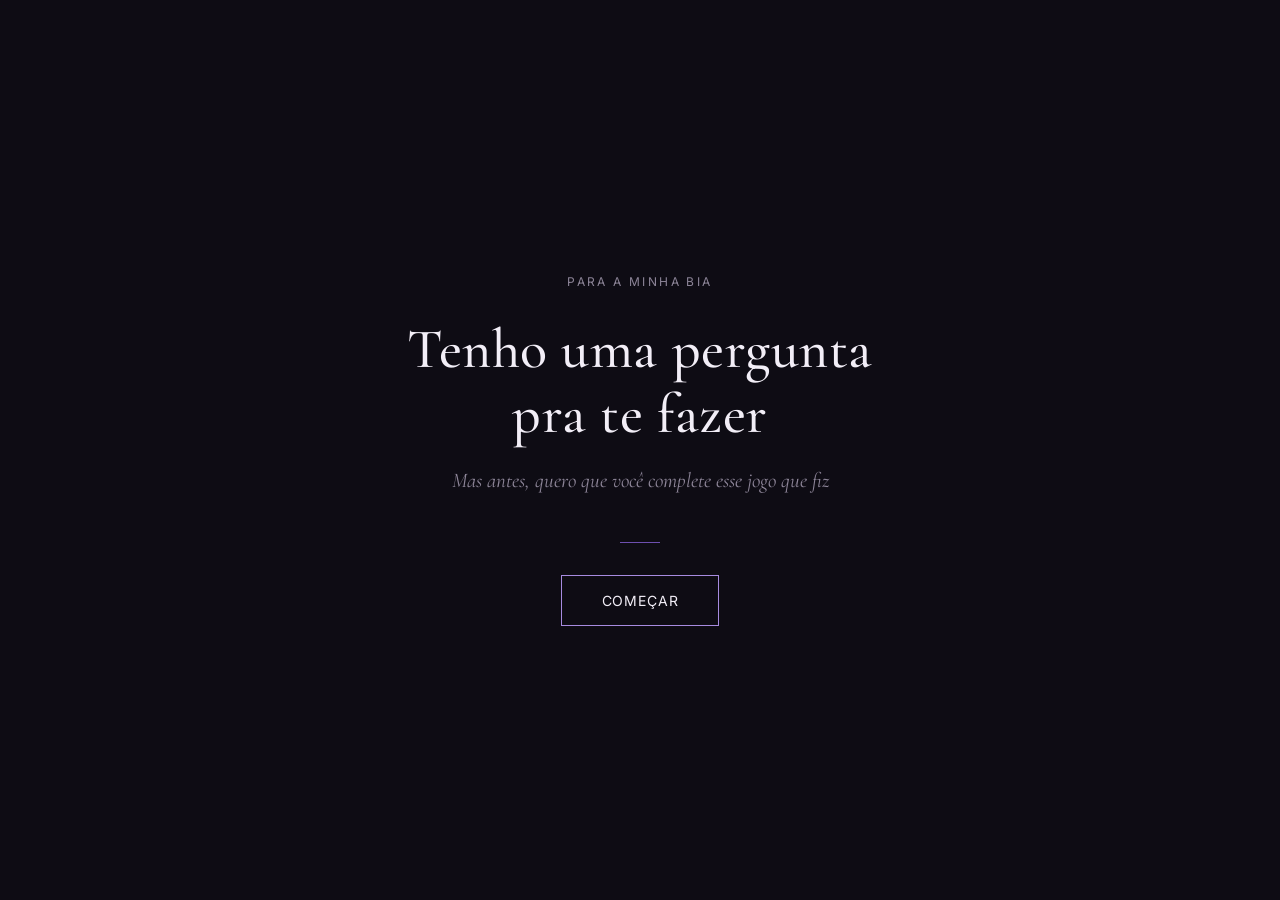
<file: index.html>
<!DOCTYPE html>
<html lang="pt-BR">
<head>
<meta charset="UTF-8">
<meta name="viewport" content="width=device-width, initial-scale=1.0, maximum-scale=1.0">
<title>uma pergunta</title>
<link rel="stylesheet" href="css/style.css">
</head>
<body>

  <div class="screen">
    <div class="eyebrow">para a minha bia</div>
    <h1>Tenho uma pergunta<br>pra te fazer</h1>
    <p class="lede">Mas antes, quero que você complete esse jogo que fiz</p>
    <div class="rule"></div>
    <a class="primary" href="pages/jogo.html">começar</a>
  </div>

</body>
</html>
</file>
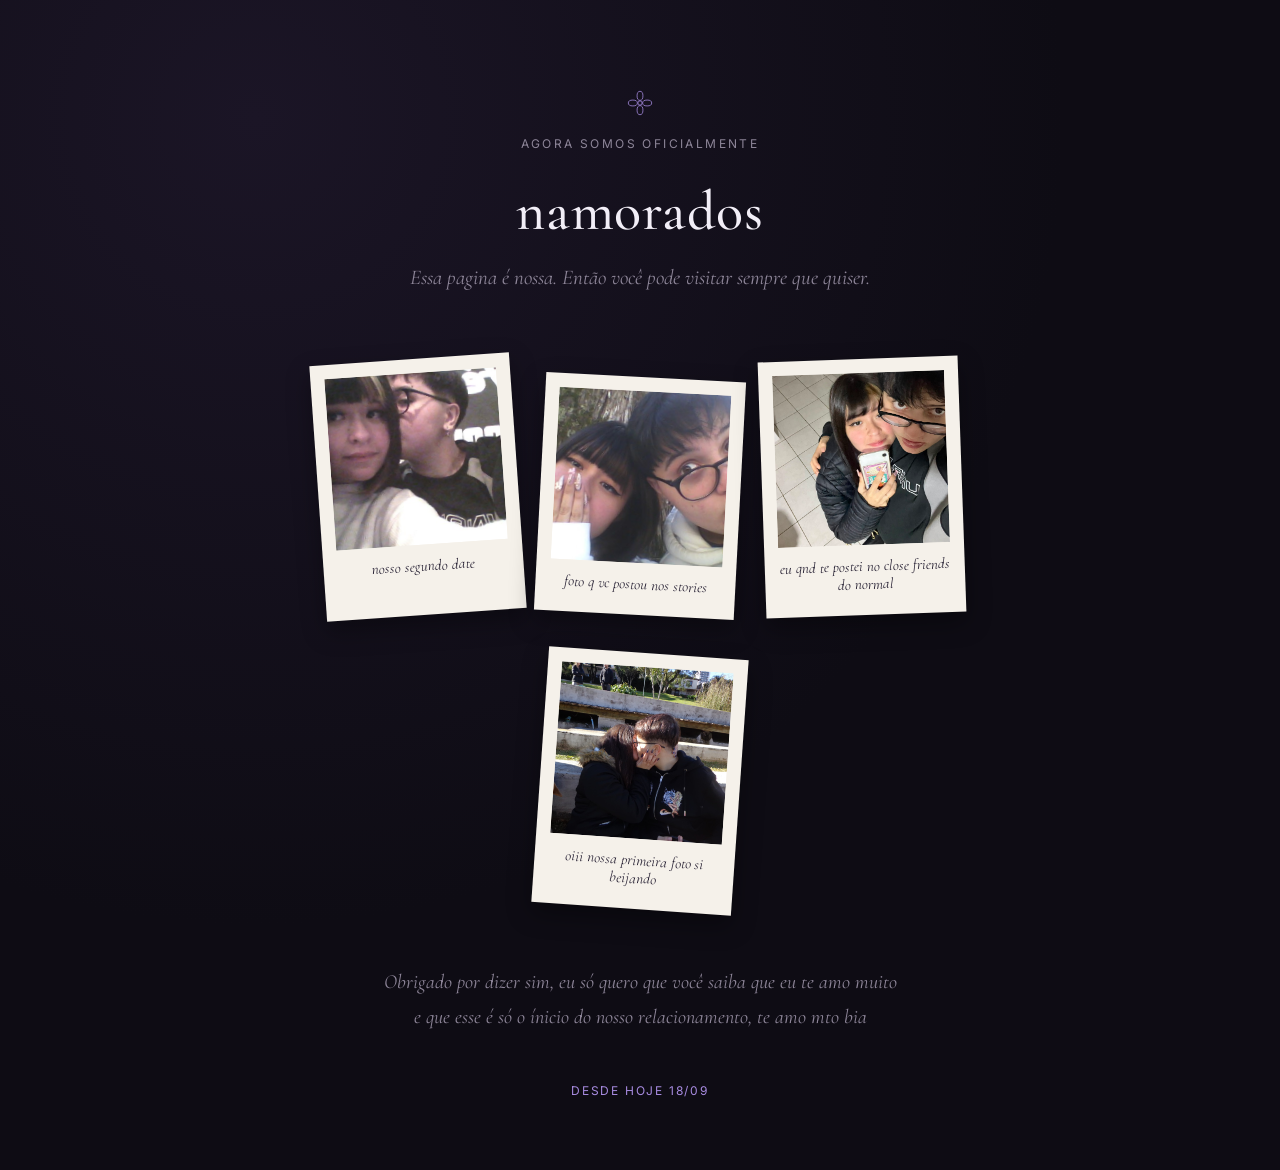
<file: pages/final.html>
<!DOCTYPE html>
<html lang="pt-BR">
<head>
<meta charset="UTF-8">
<meta name="viewport" content="width=device-width, initial-scale=1.0, maximum-scale=1.0">
<title>nós dois</title>
<link rel="stylesheet" href="../css/style.css">
<style>
  body{
    background: radial-gradient(circle at 20% 10%, #1B1526 0%, var(--bg) 55%);
  }
  .final-wrap{
    min-height: 100vh;
    padding: 10vh 6vw 8vh;
    display: flex;
    flex-direction: column;
    align-items: center;
    text-align: center;
  }
  .flower{
    width: 26px;
    height: 26px;
    color: var(--accent);
    margin: 0 auto 20px;
  }
  .gallery{
    display: flex;
    flex-wrap: wrap;
    justify-content: center;
    gap: 28px 22px;
    max-width: 720px;
    margin: 20px 0 56px;
  }
  .polaroid{
    background: var(--polaroid-bg);
    padding: 14px 14px 22px;
    width: 200px;
    box-shadow: 0 10px 24px rgba(0,0,0,0.35);
    transform: rotate(var(--tilt, 0deg));
  }
  .polaroid:nth-child(1){ --tilt: -4deg; }
  .polaroid:nth-child(2){ --tilt: 3deg; margin-top: 18px; }
  .polaroid:nth-child(3){ --tilt: -2deg; }
  .polaroid:nth-child(4){ --tilt: 4deg; margin-top: 10px; }

  .polaroid .photo{
    width: 100%;
    aspect-ratio: 1 / 1;
    background: #DCD5C6;
    display: flex;
    align-items: center;
    justify-content: center;
    overflow: hidden;
  }
  .polaroid .photo img{
    width: 100%;
    height: 100%;
    object-fit: cover;
    display: block;
  }
  .polaroid .photo .placeholder-text{
    font-family: 'Inter', sans-serif;
    font-size: 11px;
    color: #A69C88;
    letter-spacing: 0.05em;
  }
  .polaroid .caption{
    font-family: 'Cormorant Garamond', serif;
    font-style: italic;
    font-size: 15px;
    color: var(--polaroid-ink);
    margin-top: 12px;
  }

  .note{
    font-family: 'Cormorant Garamond', serif;
    font-size: clamp(17px, 2.4vw, 20px);
    font-style: italic;
    color: var(--muted);
    max-width: 520px;
    line-height: 1.75;
    margin: 0 0 8px;
  }

  .date-line{
    font-size: 12px;
    letter-spacing: 0.15em;
    text-transform: uppercase;
    color: var(--accent);
    margin-top: 40px;
  }
</style>
</head>
<body>

  <div class="final-wrap">
    <div class="flower">
      <svg viewBox="0 0 40 40" fill="none">
        <circle cx="20" cy="20" r="3.2" stroke="currentColor" stroke-width="1.2"/>
        <ellipse cx="20" cy="9" rx="4.5" ry="7" stroke="currentColor" stroke-width="1.2"/>
        <ellipse cx="20" cy="31" rx="4.5" ry="7" stroke="currentColor" stroke-width="1.2"/>
        <ellipse cx="9" cy="20" rx="7" ry="4.5" stroke="currentColor" stroke-width="1.2"/>
        <ellipse cx="31" cy="20" rx="7" ry="4.5" stroke="currentColor" stroke-width="1.2"/>
      </svg>
    </div>

    <div class="eyebrow">agora somos oficialmente</div>
    <h1>namorados</h1>
    <p class="lede">Essa pagina é nossa. Então você pode visitar sempre que quiser.</p>

    <div class="gallery">
      <div class="polaroid">
        <div class="photo"><img src="../assets/nos1.jpg"></div>
        <div class="caption">nosso segundo date</div>
      </div>
      <div class="polaroid">
        <div class="photo"><img src="../assets/nos5.jpg"></div>
        <div class="caption">foto q vc postou nos stories</div>
      </div>
      <div class="polaroid">
        <div class="photo"><img src="../assets/nos3.jpg"></div>
        <div class="caption">eu qnd te postei no close friends do normal</div>
      </div>
      <div class="polaroid">
        <div class="photo"><img src="../assets/nos4.jpg"></div>
        <div class="caption">oiii nossa primeira foto si beijando</div>
      </div>
    </div>

    <p class="note">Obrigado por dizer sim, eu só quero que você saiba que eu te amo muito e que esse é só o ínicio do nosso relacionamento, te amo mto bia</p>

    <div class="date-line">desde hoje 18/09</div>
  </div>

</body>
</html>
</file>
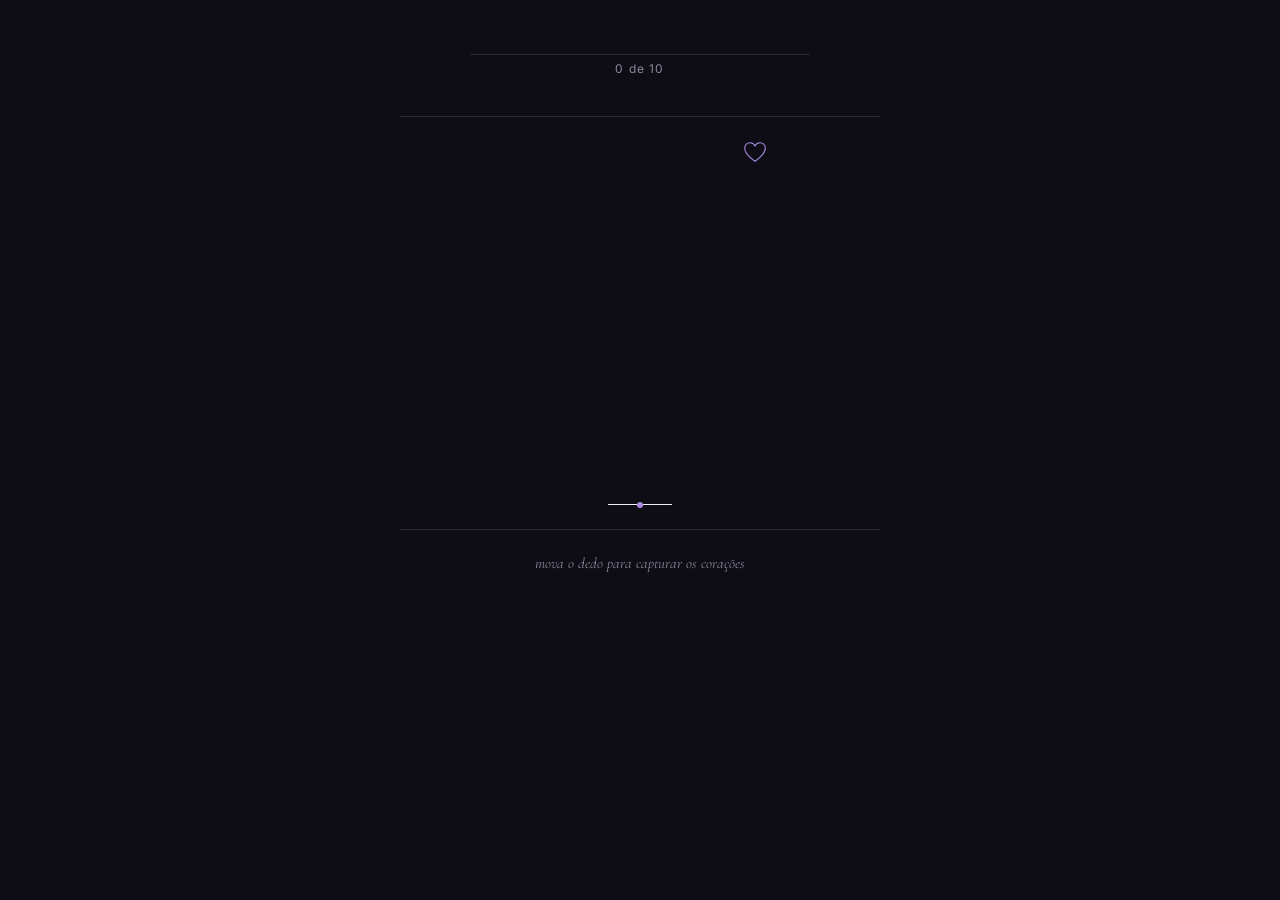
<file: pages/jogo.html>
<!DOCTYPE html>
<html lang="pt-BR">
<head>
<meta charset="UTF-8">
<meta name="viewport" content="width=device-width, initial-scale=1.0, maximum-scale=1.0">
<title>capture os corações</title>
<link rel="stylesheet" href="../css/style.css">
<style>
  .screen{ justify-content: flex-start; padding-top: 6vh; }
  .progress-wrap{ width: 100%; max-width: 340px; margin-bottom: 6px; }
  .progress-track{ position: relative; height: 1px; background: var(--line); width: 100%; }
  .progress-fill{ position: absolute; left: 0; top: 0; height: 1px; background: var(--accent); width: 0%; transition: width 0.3s ease; }
  .progress-label{ font-size: 12px; color: var(--muted); letter-spacing: 0.1em; margin-bottom: 40px; }
  #game-area{
    position: relative;
    width: 100%;
    max-width: 480px;
    height: 46vh;
    min-height: 320px;
    border-top: 1px solid var(--line);
    border-bottom: 1px solid var(--line);
    overflow: hidden;
    cursor: none;
    touch-action: none;
  }
  .heart{ position: absolute; width: 22px; height: 22px; top: -30px; color: var(--accent); pointer-events: none; }
  .heart svg{ width: 100%; height: 100%; display:block; }
  .catcher{
    position: absolute;
    bottom: 24px;
    width: 64px;
    height: 1px;
    background: var(--ink);
    pointer-events: none;
    transform: translateX(-50%);
  }
  .catcher::before{
    content:'';
    position:absolute;
    left:50%; top:50%;
    width:6px; height:6px;
    border-radius:50%;
    background: var(--accent);
    transform: translate(-50%,-50%);
  }
  .game-hint{
    font-family: 'Cormorant Garamond', serif;
    font-style: italic;
    font-size: 15px;
    color: var(--muted);
    margin-top: 24px;
  }
</style>
</head>
<body>

  <div class="screen">
    <div class="progress-wrap">
      <div class="progress-track"><div class="progress-fill" id="progress-fill"></div></div>
    </div>
    <div class="progress-label" id="progress-label">0 de 10</div>
    <div id="game-area"></div>
    <p class="game-hint">mova o dedo para capturar os corações</p>
  </div>

  <script src="../js/game.js"></script>
</body>
</html>
</file>
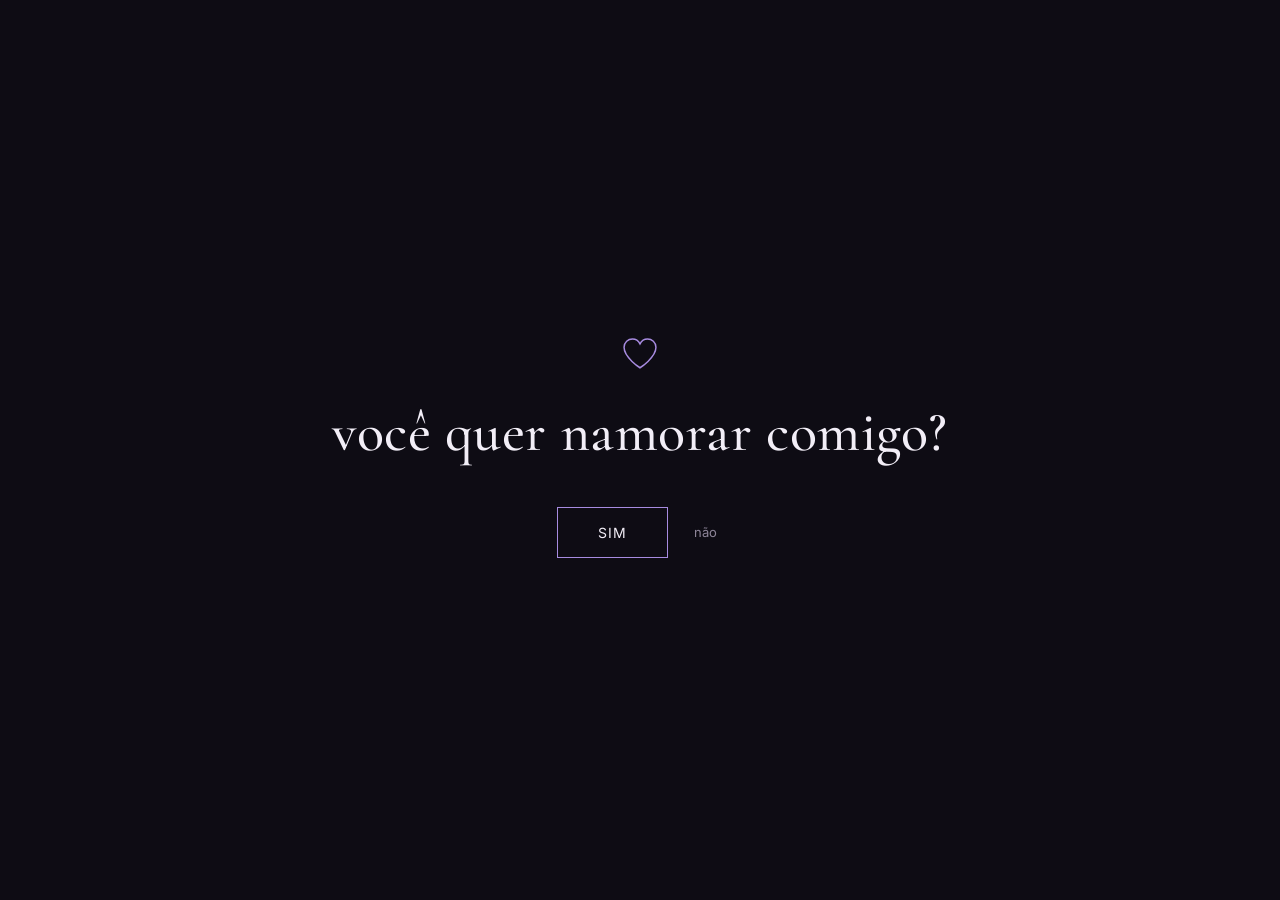
<file: pages/pedido.html>
<!DOCTYPE html>
<html lang="pt-BR">
<head>
<meta charset="UTF-8">
<meta name="viewport" content="width=device-width, initial-scale=1.0, maximum-scale=1.0">
<title>uma pergunta importante</title>
<link rel="stylesheet" href="../css/style.css">
<style>
  .heart-mark{ width: 34px; height: 34px; color: var(--accent); margin-bottom: 28px; }
  .choices{
    display: flex;
    gap: 20px;
    align-items: center;
    justify-content: center;
    margin-top: 20px;
    position: relative;
    height: 60px;
    width: 100%;
  }
  #no-btn{
    font-family: 'Inter', sans-serif;
    font-size: 13px;
    color: var(--muted);
    background: none;
    border: none;
    cursor: pointer;
    position: relative;
    transition: transform 0.15s ease;
  }
</style>
</head>
<body>

  <div class="screen">
    <div class="heart-mark">
      <svg viewBox="0 0 32 29" fill="none"><path d="M16 28C16 28 1 18.5 1 8.8C1 3.9 4.9 1 8.9 1C12 1 14.6 2.8 16 5.6C17.4 2.8 20 1 23.1 1C27.1 1 31 3.9 31 8.8C31 18.5 16 28 16 28Z" stroke="currentColor" stroke-width="1.4"/></svg>
    </div>
    <h1>você quer namorar comigo?</h1>
    <div class="choices">
      <button class="primary" id="yes-btn">sim</button>
      <button id="no-btn">não</button>
    </div>
  </div>

  <script src="../js/pedido.js"></script>
</body>
</html>
</file>
<file: css/style.css>
@import url('https://fonts.googleapis.com/css2?family=Cormorant+Garamond:ital,wght@0,400;0,500;1,400&family=Inter:wght@400;500&display=swap');

:root{
  --bg: #0E0C14;
  --surface: #17131F;
  --ink: #F2EEF7;
  --muted: #8D8598;
  --accent: #A78BE0;
  --accent-deep: #6D4FB0;
  --line: #2A2436;
  --polaroid-bg: #F5F1EA;
  --polaroid-ink: #2A2436;
}

*{ box-sizing: border-box; }

html, body{
  margin: 0;
  padding: 0;
  background: var(--bg);
  color: var(--ink);
  font-family: 'Inter', sans-serif;
  min-height: 100%;
}

.screen{
  min-height: 100vh;
  display: flex;
  flex-direction: column;
  align-items: center;
  justify-content: center;
  padding: 8vh 6vw;
  text-align: center;
}

.eyebrow{
  font-size: 12px;
  letter-spacing: 0.2em;
  text-transform: uppercase;
  color: var(--muted);
  margin-bottom: 28px;
}

h1{
  font-family: 'Cormorant Garamond', serif;
  font-weight: 500;
  font-size: clamp(32px, 6vw, 56px);
  line-height: 1.15;
  margin: 0 0 18px;
  letter-spacing: 0.01em;
  color: var(--ink);
}

p.lede{
  font-family: 'Cormorant Garamond', serif;
  font-style: italic;
  font-size: clamp(17px, 2.4vw, 21px);
  color: var(--muted);
  max-width: 480px;
  line-height: 1.6;
  margin: 0 0 44px;
}

.rule{
  width: 40px;
  height: 1px;
  background: var(--accent-deep);
  margin: 0 auto 32px;
}

button.primary, a.primary{
  font-family: 'Inter', sans-serif;
  font-size: 14px;
  letter-spacing: 0.06em;
  text-transform: uppercase;
  background: none;
  border: 1px solid var(--accent);
  color: var(--ink);
  padding: 16px 40px;
  cursor: pointer;
  transition: background 0.3s ease, color 0.3s ease, border-color 0.3s ease;
  text-decoration: none;
  display: inline-block;
}
button.primary:hover, a.primary:hover{
  background: var(--accent-deep);
  border-color: var(--accent-deep);
  color: var(--ink);
}

@media (prefers-reduced-motion: reduce){
  *{ transition: none !important; }
}
</file>
